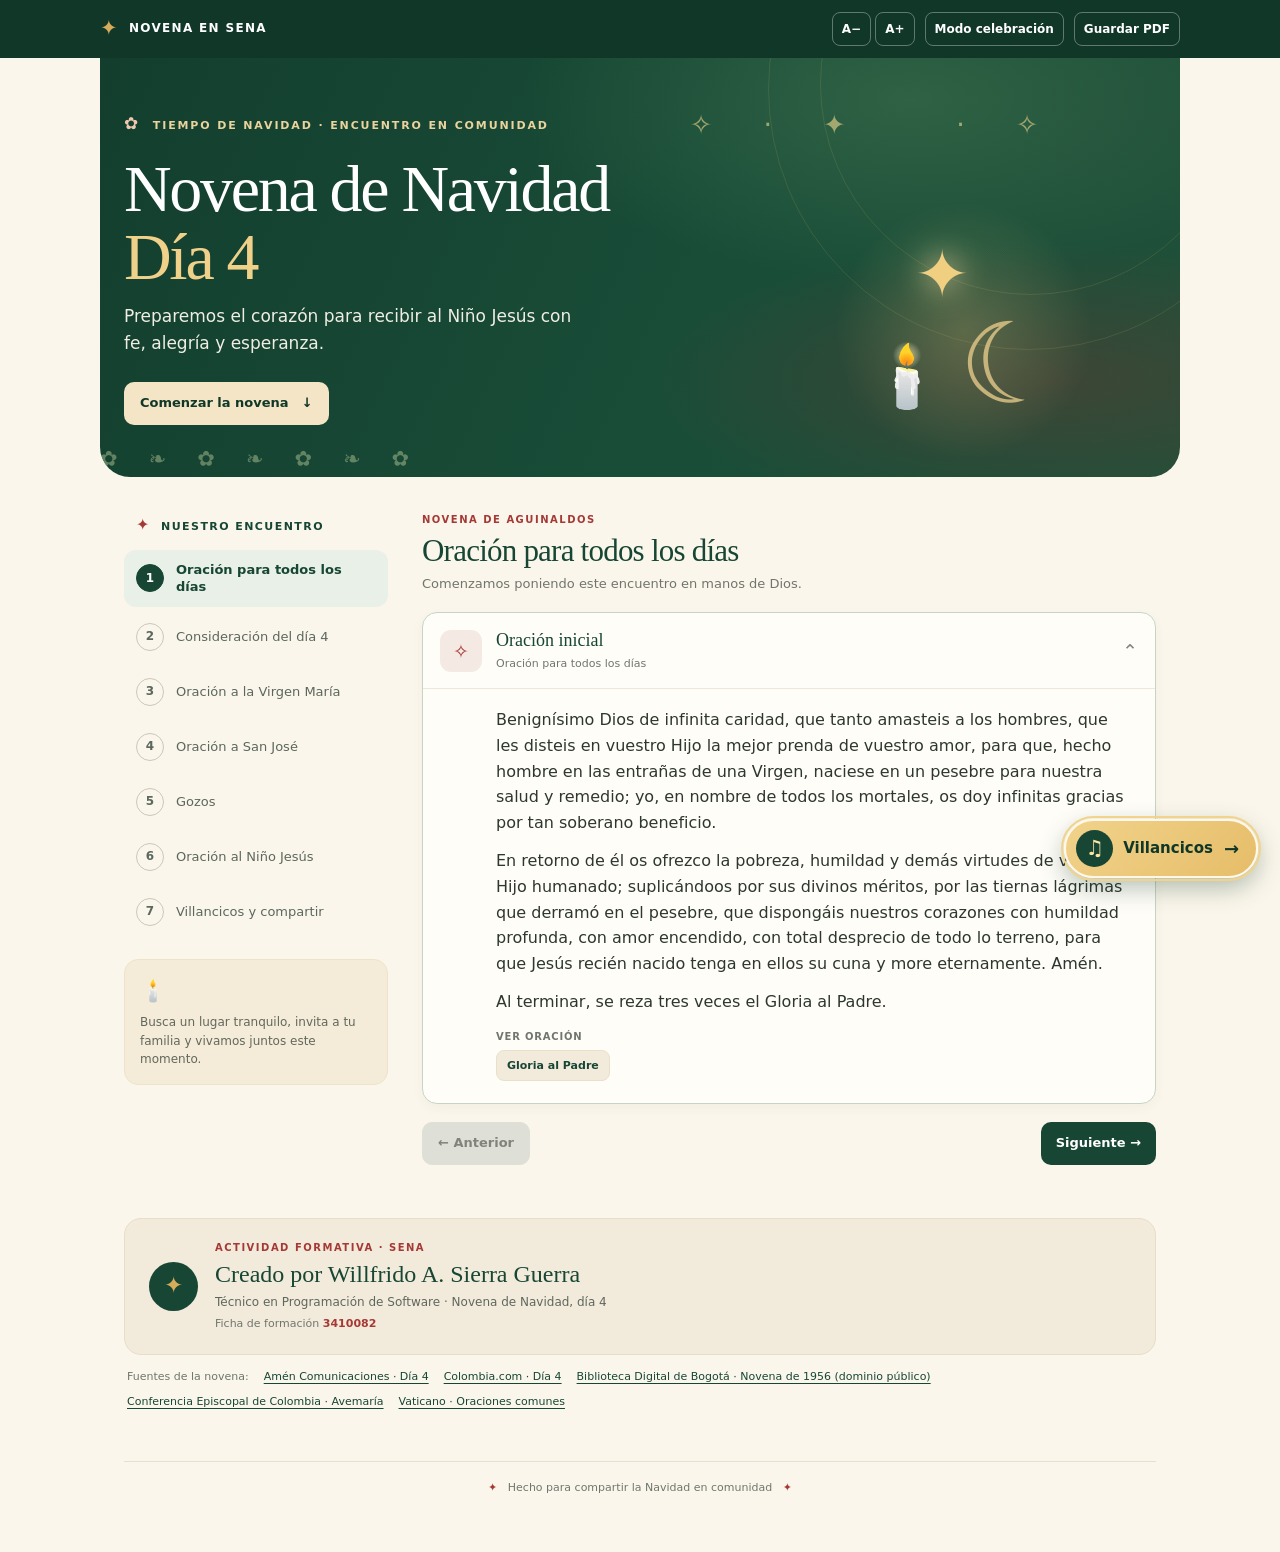
<file: index.html>
<!doctype html>
<html lang="es">
<head>
  <meta charset="utf-8">
  <meta name="viewport" content="width=device-width, initial-scale=1">
  <meta name="theme-color" content="#174634">
  <meta name="description" content="Una novena de Navidad interactiva para compartir en comunidad.">
  <link rel="manifest" href="manifest.webmanifest">
  <link rel="icon" href="assets/images/icon.svg" type="image/svg+xml">
  <title>Novena de Navidad · Día 4</title>
  <link rel="stylesheet" href="css/styles.css">
  <script src="js/script.js" defer></script>
  <script src="js/scale-controls.js" defer></script>
</head>
<body>
  <header class="topbar">
    <a class="brand" href="#inicio" aria-label="Novena en comunidad, inicio">
      <span class="brand-mark" aria-hidden="true">✦</span>
      <span>NOVENA EN SENA</span>
    </a>
    <div class="topbar-actions">
      <div class="text-size-controls" role="group" aria-label="Tamaño de letra">
        <button class="topbar-tool" id="textSmaller" type="button" aria-label="Disminuir tamaño de letra" title="Disminuir tamaño de letra">A−</button>
        <button class="topbar-tool" id="textLarger" type="button" aria-label="Aumentar tamaño de letra" title="Aumentar tamaño de letra">A+</button>
      </div>
      <button class="topbar-action" id="celebrationToggle" type="button" aria-pressed="false">Modo celebración</button>
      <button class="topbar-action" id="printProgramButton" type="button">Guardar PDF</button>
    </div>
  </header>

  <a class="music-fab" href="villancicos.html" aria-label="Abrir la página de villancicos">
    <span class="music-fab-icon" aria-hidden="true">♫</span>
    <span>Villancicos</span>
    <span class="music-fab-arrow" aria-hidden="true">→</span>
  </a>

  <main id="inicio">
    <section class="hero" aria-labelledby="pageTitle">
      <div class="hero-stars" aria-hidden="true">✧　·　✦　　 ·　✧</div>
      <div class="hero-copy">
        <div class="eyebrow"><span aria-hidden="true">✿</span> Tiempo de Navidad · Encuentro en comunidad</div>
        <h1 id="pageTitle">Novena de Navidad<br><em>Día 4</em></h1>
        <p>Preparemos el corazón para recibir al Niño Jesús con fe, alegría y esperanza.</p>
        <a class="hero-button" href="#recorrido">Comenzar la novena <span aria-hidden="true">↓</span></a>
      </div>
      <div class="nativity" aria-hidden="true">
        <span class="nativity-star">✦</span>
        <span class="nativity-silhouette">☾</span>
        <span class="nativity-candle">🕯️</span>
      </div>
      <div class="hero-garland" aria-hidden="true">✿　❧　✿　❧　✿　❧　✿</div>
    </section>

    <div class="page-shell" id="recorrido">
      <aside class="rail" aria-label="Recorrido de la novena">
        <div class="rail-heading"><span class="tiny-star" aria-hidden="true">✦</span> Nuestro encuentro</div>
        <nav class="step-list" id="stepList"></nav>
        <div class="rail-note">
          <span class="note-icon" aria-hidden="true">🕯️</span>
          <p>Busca un lugar tranquilo, invita a tu familia y vivamos juntos este momento.</p>
        </div>
      </aside>

      <section class="content" aria-live="polite" aria-atomic="true">
        <div class="section-heading">
          <div>
            <div class="section-kicker" id="sectionKicker">NOVENA DE AGUINALDOS</div>
            <h2 id="sectionTitle"></h2>
            <p id="sectionDescription"></p>
          </div>
        </div>
        <div class="cards" id="prayerCards"></div>
        <div class="bottom-nav">
          <button class="nav-btn secondary" id="previousStep" type="button"><span aria-hidden="true">←</span> Anterior</button>
          <button class="nav-btn" id="nextStep" type="button">Siguiente <span aria-hidden="true">→</span></button>
        </div>
      </section>
    </div>

    <section id="printProgram" class="print-program" hidden aria-label="Programa completo para imprimir"></section>

    <section class="credits" aria-labelledby="creditsTitle">
      <div class="credits-mark" aria-hidden="true">✦</div>
      <div class="credits-copy">
        <div class="section-kicker">ACTIVIDAD FORMATIVA · SENA</div>
        <h2 id="creditsTitle">Creado por Willfrido A. Sierra Guerra</h2>
        <p>Técnico en Programación de Software · Novena de Navidad, día 4</p>
        <p class="credits-cohort">Ficha de formación <strong>3410082</strong></p>
      </div>
    </section>
    <nav class="source-links" aria-label="Fuentes de consulta">
      <span>Fuentes de la novena:</span>
      <a href="https://amencomunicaciones.com/crece-la-fe/novena-de-navidad-cuarto-dia/" target="_blank" rel="noopener">Amén Comunicaciones · Día 4</a>
      <a href="https://www.colombia.com/navidad/novena/d4.aspx" target="_blank" rel="noopener">Colombia.com · Día 4</a>
      <a href="https://www.bibliotecadigitaldebogota.gov.co/resources/2092684/" target="_blank" rel="noopener">Biblioteca Digital de Bogotá · Novena de 1956 (dominio público)</a>
      <a href="https://www.cec.org.co/sites/default/files/OREMOS%20EN%20FAMILIA%202020.pdf.pdf" target="_blank" rel="noopener">Conferencia Episcopal de Colombia · Avemaría</a>
      <a href="https://www.vatican.va/archive/compendium_ccc/documents/archive_2005_compendium-ccc_sp.html" target="_blank" rel="noopener">Vaticano · Oraciones comunes</a>
    </nav>
    <footer class="footer"><span aria-hidden="true">✦</span> Hecho para compartir la Navidad en comunidad <span aria-hidden="true">✦</span></footer>
  </main>
</body>
</html>
</file>
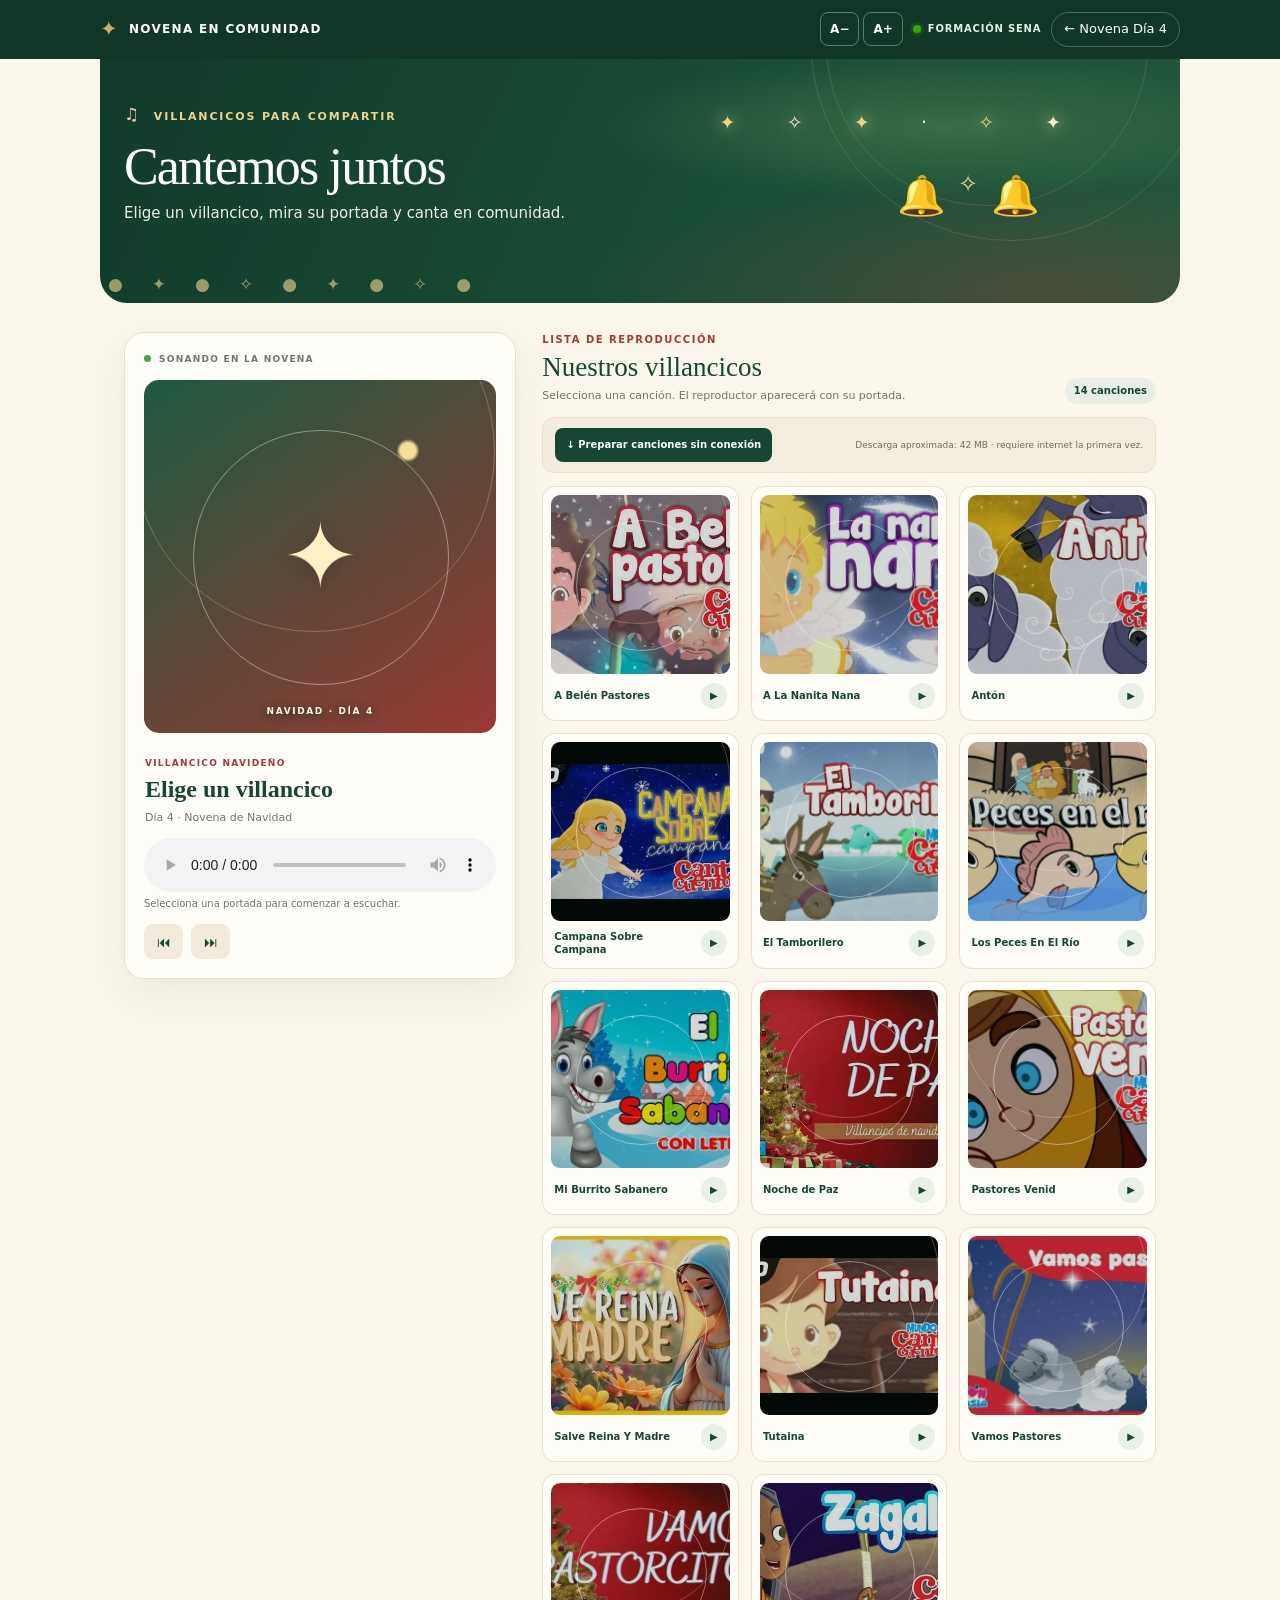
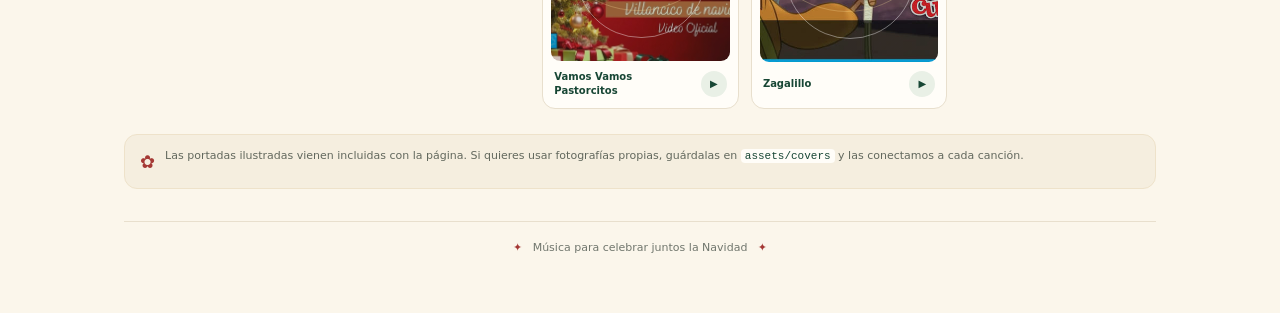
<file: villancicos.html>
<!doctype html>
<html lang="es">
<head>
  <meta charset="utf-8">
  <meta name="viewport" content="width=device-width, initial-scale=1">
  <meta name="theme-color" content="#174634">
  <meta name="description" content="Escucha y comparte los villancicos de la Novena de Navidad, día 4.">
  <link rel="manifest" href="manifest.webmanifest">
  <link rel="icon" href="assets/images/icon.svg" type="image/svg+xml">
  <title>Villancicos · Novena de Navidad Día 4</title>
  <link rel="stylesheet" href="css/styles.css">
  <link rel="stylesheet" href="css/music.css">
  <script src="js/music.js" defer></script>
  <script src="js/scale-controls.js" defer></script>
</head>
<body class="music-page">
  <header class="topbar">
    <a class="brand" href="index.html" aria-label="Volver a la novena">
      <span class="brand-mark" aria-hidden="true">✦</span>
      <span>NOVENA EN COMUNIDAD</span>
    </a>
    <div class="topbar-actions">
      <div class="text-size-controls" role="group" aria-label="Tamaño de letra">
        <button class="topbar-tool" id="textSmaller" type="button" aria-label="Disminuir tamaño de letra" title="Disminuir tamaño de letra">A−</button>
        <button class="topbar-tool" id="textLarger" type="button" aria-label="Aumentar tamaño de letra" title="Aumentar tamaño de letra">A+</button>
      </div>
      <span class="sena-chip"><span class="sena-dot" aria-hidden="true"></span> FORMACIÓN SENA</span>
      <a class="topbar-link" href="index.html">← Novena Día 4</a>
    </div>
  </header>

  <main>
    <section class="music-hero" aria-labelledby="musicPageTitle">
      <div class="music-lights" aria-hidden="true"><i>✦</i><i>✧</i><i>✦</i><i>·</i><i>✧</i><i>✦</i></div>
      <div class="music-hero-copy">
        <div class="eyebrow"><span aria-hidden="true">♫</span> Villancicos para compartir</div>
        <h1 id="musicPageTitle">Cantemos juntos</h1>
        <p>Elige un villancico, mira su portada y canta en comunidad.</p>
      </div>
      <div class="music-bells" aria-hidden="true">🔔 <span>✧</span> 🔔</div>
      <div class="music-hero-garland" aria-hidden="true">●　✦　●　✧　●　✦　●　✧　●</div>
    </section>

    <div class="music-layout">
      <aside class="now-playing-card" aria-label="Reproductor de villancicos">
        <div class="now-playing-heading"><span class="live-dot"></span> SONANDO EN LA NOVENA</div>
        <div id="currentCover" class="current-cover cover-art" aria-label="Portada del villancico">
          <span class="cover-symbol" aria-hidden="true">✦</span>
          <span class="cover-wordmark" aria-hidden="true">NAVIDAD · DÍA 4</span>
        </div>
        <div class="current-track-info">
          <span class="current-kicker" id="currentCategory">VILLANCICO NAVIDEÑO</span>
          <h2 id="currentTrackName">Elige un villancico</h2>
          <p id="currentTrackArtist">Día 4 · Novena de Navidad</p>
        </div>
        <audio id="audioPlayer" controls preload="metadata" aria-label="Reproductor de audio"></audio>
        <div class="player-note" id="playerStatus" aria-live="polite">Selecciona una portada para comenzar a escuchar.</div>
        <div class="player-shortcuts">
          <button class="round-control" id="previousTrack" type="button" aria-label="Villancico anterior">⏮</button>
          <button class="round-control" id="nextTrack" type="button" aria-label="Siguiente villancico">⏭</button>
        </div>
      </aside>

      <section class="playlist-panel" aria-labelledby="playlistTitle">
        <div class="playlist-heading">
          <div>
            <div class="section-kicker">LISTA DE REPRODUCCIÓN</div>
            <h2 id="playlistTitle">Nuestros villancicos</h2>
            <p>Selecciona una canción. El reproductor aparecerá con su portada.</p>
          </div>
          <span class="song-count" id="songCount"></span>
        </div>

        <div class="offline-tools">
          <button class="download-all" id="downloadAll" type="button"><span aria-hidden="true">↓</span> Preparar canciones sin conexión</button>
          <p id="offlineStatus" aria-live="polite">Descarga aproximada: 42 MB · requiere internet la primera vez.</p>
        </div>

        <div class="song-grid" id="songGrid" aria-label="Villancicos disponibles"></div>
      </section>
    </div>

    <section class="music-help">
      <span class="help-icon" aria-hidden="true">✿</span>
      <p>Las portadas ilustradas vienen incluidas con la página. Si quieres usar fotografías propias, guárdalas en <code>assets/covers</code> y las conectamos a cada canción.</p>
    </section>

    <footer class="footer"><span aria-hidden="true">✦</span> Música para celebrar juntos la Navidad <span aria-hidden="true">✦</span></footer>
  </main>
</body>
</html>
</file>
<file: css/styles.css>
:root {
  color-scheme: light;
  --pine: #174634;
  --pine-dark: #103728;
  --pine-light: #e8f0e7;
  --red: #a53935;
  --red-soft: #f5e9e4;
  --gold: #d6ab5a;
  --gold-pale: #f3e8cc;
  --cream: #fbf6eb;
  --paper: #fffdf8;
  --ink: #2d372f;
  --muted: #70766d;
  --line: #e8dfcd;
  --shadow: 0 16px 45px #273b2812;
  --reading-size: 16px;
}

* { box-sizing: border-box; }
html { scroll-behavior: smooth; }
body {
  margin: 0;
  background: var(--cream);
  color: var(--ink);
  font: 16px/1.6 system-ui, -apple-system, "Segoe UI", sans-serif;
}
button, a { font: inherit; }
button { cursor: pointer; }
a { color: inherit; text-decoration: none; }

.topbar {
  align-items: center;
  background: var(--pine-dark);
  color: #fff;
  display: flex;
  justify-content: space-between;
  padding: 12px max(24px, calc((100% - 1080px)/2));
}
.brand { align-items: center; display: flex; font-size: 12px; font-weight: 700; gap: 10px; letter-spacing: .11em; }
.brand-mark { color: var(--gold); font-size: 21px; }
.topbar-actions { align-items: center; display: flex; gap: 10px; }
.text-size-controls { align-items: center; display: inline-flex; gap: 4px; }
.topbar-tool, .topbar-action { background: transparent; border: 1px solid #ffffff55; border-radius: 8px; color: #fff; cursor: pointer; font: 700 12px/1 system-ui, sans-serif; min-height: 34px; padding: 7px 9px; }
.topbar-tool { min-width: 37px; }
.topbar-tool:hover, .topbar-action:hover { background: #ffffff18; }
.topbar-action[aria-pressed="true"] { background: #f3e5c5; border-color: #f3e5c5; color: var(--pine-dark); }
.sena-chip { align-items: center; color: #e5efdf; display: inline-flex; font-size: 10px; font-weight: 700; gap: 7px; letter-spacing: .08em; }
.sena-dot { background: #39a900; border-radius: 50%; box-shadow: 0 0 0 3px #39a9002e; height: 8px; width: 8px; }
.topbar-link { border: 1px solid #ffffff40; border-radius: 99px; font-size: 13px; padding: 6px 12px; }
.topbar-link:hover { background: #ffffff14; }
.music-fab { align-items: center; animation: music-fab-breathe 3.4s ease-in-out infinite; background: linear-gradient(135deg, #f1d38b, #e6bd69); border: 2px solid #fff8e8; border-radius: 999px; bottom: max(22px, env(safe-area-inset-bottom)); box-shadow: 0 9px 26px #123b2b55, 0 0 0 0 #d6ab5a66; color: var(--pine-dark); display: flex; font: 800 15px/1 system-ui, sans-serif; gap: 10px; min-height: 58px; padding: 9px 17px 9px 10px; position: fixed; right: max(22px, env(safe-area-inset-right)); text-decoration: none; z-index: 50; }
.music-fab::before { animation: music-fab-ring 3.4s ease-out infinite; border: 2px solid #f1d38b; border-radius: inherit; content: ""; inset: -5px; pointer-events: none; position: absolute; }
.music-fab:hover { animation-play-state: paused; box-shadow: 0 12px 32px #123b2b66; transform: translateY(-3px) scale(1.04); }
.music-fab:focus-visible { outline: 3px solid #fff; outline-offset: 4px; }
.music-fab-icon { align-items: center; background: #174634; border-radius: 50%; color: #ffe6a3; display: inline-flex; font-size: 21px; height: 37px; justify-content: center; width: 37px; }
.music-fab-arrow { font-size: 18px; margin-left: 1px; }
@keyframes music-fab-breathe { 0%, 100% { box-shadow: 0 8px 24px #123b2b44, 0 0 0 0 #d6ab5a66; } 50% { box-shadow: 0 10px 29px #123b2b5c, 0 0 0 7px #d6ab5a00; } }
@keyframes music-fab-ring { 0% { opacity: .65; transform: scale(.96); } 75%, 100% { opacity: 0; transform: scale(1.14); } }

main { margin: 0 auto; max-width: 1080px; padding: 0 24px 56px; }
.hero {
  background:
    radial-gradient(ellipse at 75% 10%, #42734f88 0, transparent 34%),
    radial-gradient(ellipse at 88% 77%, #872f304d 0, transparent 30%),
    linear-gradient(115deg, #133e2e 0%, #194d38 55%, #205039 100%);
  border-radius: 0 0 30px 30px;
  color: #fff;
  margin: 0 -24px 35px;
  min-height: 360px;
  overflow: hidden;
  padding: 52px max(24px, calc((100% - 1032px)/2));
  position: relative;
}
.hero::before, .hero::after { border: 1px solid #e7c57420; border-radius: 50%; content: ""; height: 420px; position: absolute; right: -62px; top: -185px; width: 420px; }
.hero::after { height: 520px; right: -110px; top: -230px; width: 520px; }
.hero-stars { animation: twinkle 4.2s ease-in-out infinite, star-drift 7s ease-in-out infinite; color: #f1d78d9c; font-size: 27px; letter-spacing: 12px; position: absolute; right: 12%; top: 45px; }
.hero-copy { max-width: 630px; position: relative; z-index: 1; }
.eyebrow, .section-kicker { color: #ead39c; font-size: 11px; font-weight: 700; letter-spacing: .17em; text-transform: uppercase; }
.eyebrow span { color: #f0c7b0; font-size: 17px; margin-right: 7px; }
h1, h2, .card-title { font-family: Georgia, "Times New Roman", serif; }
h1 { font-size: clamp(43px, 6vw, 66px); font-weight: 400; letter-spacing: -.035em; line-height: 1.02; margin: 18px 0 13px; }
h1 em { color: #f0d18a; font-style: normal; }
.hero-copy > p { color: #f0eee4; font-size: 17px; margin: 0; max-width: 470px; }
.hero-button { align-items: center; background: #f3e5c5; border-radius: 10px; color: var(--pine-dark); display: inline-flex; font-size: 13px; font-weight: 700; gap: 13px; margin-top: 25px; padding: 11px 16px; }
.hero-button:hover { background: #fff2d2; transform: translateY(-1px); }
.nativity { align-items: center; background: radial-gradient(circle, #f3d5853b, #f3d58500 70%); border-radius: 50%; bottom: 16px; color: #f0cf80; display: flex; height: 260px; justify-content: center; position: absolute; right: 8%; width: 260px; }
.nativity-star { animation: star-glow 3.2s ease-in-out infinite; font-size: 66px; left: 81px; position: absolute; top: 21px; text-shadow: 0 0 32px #ffe2a4; }
.nativity-silhouette { bottom: 7px; color: #e4c989; font-size: 112px; opacity: .8; position: absolute; right: 34px; transform: rotate(-8deg); }
.nativity-candle { animation: candle-flicker 2s ease-in-out infinite; bottom: 36px; font-size: 61px; left: 35px; position: absolute; transform-origin: bottom center; }
.hero-garland { animation: garland-glow 5s ease-in-out infinite; bottom: 0; color: #c6d3a270; font-size: 21px; left: 0; letter-spacing: 5px; overflow: hidden; position: absolute; white-space: nowrap; width: 100%; }
@keyframes twinkle { 0%, 100% { opacity: .45; } 50% { opacity: 1; } }
@keyframes star-drift { 0%, 100% { translate: 0 0; } 50% { translate: 0 -8px; } }
@keyframes star-glow { 0%, 100% { filter: drop-shadow(0 0 8px #ffe2a4); scale: 1; } 50% { filter: drop-shadow(0 0 20px #ffe2a4); scale: 1.1; } }
@keyframes candle-flicker { 0%, 100% { rotate: -1deg; filter: brightness(1); } 50% { rotate: 1deg; filter: brightness(1.16); } }
@keyframes garland-glow { 0%, 100% { color: #c6d3a270; } 50% { color: #e9d18e; } }

.page-shell { align-items: start; display: grid; gap: 34px; grid-template-columns: 264px minmax(0,1fr); }
.rail { position: sticky; top: 20px; }
.rail-heading { color: var(--pine); font-size: 11px; font-weight: 700; letter-spacing: .13em; margin: 0 0 12px 12px; text-transform: uppercase; }
.tiny-star { color: var(--red); font-size: 16px; margin-right: 5px; }
.step-list { display: grid; gap: 5px; }
.step { align-items: center; background: transparent; border: 0; border-radius: 12px; color: #5c675d; display: flex; gap: 12px; padding: 11px 12px; text-align: left; width: 100%; }
.step:hover { background: #f2ecde; }
.step[aria-current="step"] { background: var(--pine-light); color: var(--pine); font-weight: 700; }
.step-num { align-items: center; border: 1px solid #c9c7b9; border-radius: 50%; display: inline-flex; flex: 0 0 28px; font-size: 12px; font-weight: 700; height: 28px; justify-content: center; }
.step[aria-current="step"] .step-num { background: var(--pine); border-color: var(--pine); color: #fff; }
.step-label { font-size: 13px; line-height: 1.35; }
.rail-note { background: #f4ebd9; border: 1px solid #eee2c9; border-radius: 14px; color: #62685c; font-size: 12px; line-height: 1.55; margin-top: 22px; padding: 15px; }
.rail-note p { margin: 6px 0 0; }
.note-icon { font-size: 21px; }

.content { min-width: 0; }
.content.section-enter .section-heading { animation: content-rise .42s cubic-bezier(.2,.7,.2,1) both; }
.content.section-enter .cards { animation: content-rise .5s cubic-bezier(.2,.7,.2,1) .06s both; }
.content.section-enter .bottom-nav { animation: content-rise .45s cubic-bezier(.2,.7,.2,1) .13s both; }
@keyframes content-rise { from { opacity: 0; transform: translateY(14px); filter: blur(2px); } to { opacity: 1; transform: translateY(0); filter: blur(0); } }
.section-heading { align-items: end; display: flex; justify-content: space-between; margin: 0 0 18px; }
.section-kicker { color: var(--red); font-size: 10px; letter-spacing: .15em; }
.section-heading h2, .music-heading h2 { color: var(--pine); font-size: 31px; font-weight: 500; letter-spacing: -.025em; line-height: 1.15; margin: 5px 0 5px; }
.section-heading p, .music-heading p { color: var(--muted); font-size: 13px; margin: 0; }
.reader-tools { display: flex; gap: 7px; }
.tool-btn { background: var(--paper); border: 1px solid var(--line); border-radius: 9px; color: var(--pine); height: 36px; width: 39px; }
.tool-btn:hover { background: var(--gold-pale); }
.cards { display: grid; gap: 11px; }
.prayer-card { background: var(--paper); border: 1px solid var(--line); border-radius: 15px; box-shadow: 0 4px 12px #2b3b250b; overflow: hidden; transition: border-color .22s, box-shadow .22s, transform .22s; }
.prayer-card:hover { box-shadow: 0 7px 19px #2b3b2514; transform: translateY(-1px); }
.prayer-card[open] { border-color: #c6d4c5; }
.prayer-card summary { align-items: center; cursor: pointer; display: flex; gap: 14px; list-style: none; min-height: 75px; padding: 14px 17px; }
.prayer-card summary::-webkit-details-marker { display: none; }
.card-icon { align-items: center; background: var(--red-soft); border-radius: 11px; color: var(--red); display: flex; flex: 0 0 42px; font-size: 19px; height: 42px; justify-content: center; }
.prayer-card:nth-child(even) .card-icon { background: var(--gold-pale); color: #9e742e; }
.card-title { color: var(--pine); display: block; font-size: 18px; line-height: 1.25; }
.card-subtitle { color: var(--muted); display: block; font-size: 11px; margin-top: 4px; }
.chevron { color: #81877c; font-size: 19px; margin-left: auto; transition: transform .18s; }
details[open] .chevron { transform: rotate(180deg); }
.prayer-body { border-top: 1px solid #eee8db; font-size: var(--reading-size); padding: 18px 22px 22px 73px; }
details[open] .prayer-body { animation: prayer-drop .34s cubic-bezier(.2,.7,.2,1) both; transform-origin: top; }
@keyframes prayer-drop { from { opacity: 0; transform: translateY(-9px); } to { opacity: 1; transform: translateY(0); } }
.prayer-body p { margin: 0; }
.prayer-body p + p { margin-top: 13px; }
.gozo-list { display: grid; gap: 7px; margin-top: 18px; }
.gozo-item { background: #fcfaf4; border: 1px solid #e9e1d1; border-radius: 10px; overflow: hidden; }
.gozo-item[open] { border-color: #c6d4c5; }
.gozo-item summary { align-items: center; color: var(--pine); cursor: pointer; display: flex; font: 700 13px/1.3 system-ui, sans-serif; gap: 10px; list-style: none; min-height: 46px; padding: 7px 11px; }
.gozo-item summary::-webkit-details-marker { display: none; }
.gozo-number { align-items: center; background: #e8efe5; border-radius: 50%; color: var(--pine); display: inline-flex; flex: 0 0 29px; font-size: 12px; height: 29px; justify-content: center; }
.gozo-chevron { color: #81877c; font-size: 17px; margin-left: auto; transition: transform .18s; }
.gozo-item[open] .gozo-chevron { transform: rotate(180deg); }
.gozo-body { border-top: 1px solid #eee8db; line-height: 1.65; padding: 12px 14px 14px 50px; }
.gozo-body p { margin: 0; }
.gozo-body .gozo-response { background: #f2ebdc; border-radius: 8px; color: var(--pine); font-size: .9em; margin-top: 12px; padding: 9px 11px; }
.gozo-item[open] .gozo-body { animation: prayer-drop .3s cubic-bezier(.2,.7,.2,1) both; transform-origin: top; }
.response-prayers { align-items: center; display: flex; flex-wrap: wrap; gap: 7px; margin-top: 15px; }
.response-label { color: var(--muted); flex: 0 0 100%; font: 700 10px/1.3 system-ui, sans-serif; letter-spacing: .08em; text-transform: uppercase; }
.response-button { background: #f2ebdc; border: 1px solid #eadfc9; border-radius: 8px; color: var(--pine); cursor: pointer; font: 600 11px/1.2 system-ui, sans-serif; padding: 8px 10px; transition: background .2s, transform .2s; }
.response-button:hover { background: #e4edde; transform: translateY(-1px); }
.response-button[aria-expanded="true"] { background: var(--pine); border-color: var(--pine); color: #fff; }
.response-text { background: #fbf7ee; border-left: 3px solid var(--gold); border-radius: 0 10px 10px 0; color: var(--ink); flex: 0 0 100%; font-size: .92em; line-height: 1.6; margin-top: 3px; padding: 13px 15px; }
.response-text[hidden] { display: none; }
.response-text.is-visible { animation: prayer-drop .34s cubic-bezier(.2,.7,.2,1) both; }
.response-text strong { color: var(--pine); display: block; font: 700 11px/1.3 system-ui, sans-serif; margin-bottom: 7px; }
.response-text p { margin: 0; }
.continue-button { background: transparent; border: 0; color: var(--pine); cursor: pointer; display: block; font: 700 11px/1.3 system-ui, sans-serif; margin-top: 14px; padding: 5px 0; text-decoration: underline; text-underline-offset: 3px; }
.continue-button:hover { color: var(--red); }
.pending { background: #f8f2e6; border-left: 3px solid var(--gold); color: #665d4b; font-size: .9em; line-height: 1.55; padding: 12px 14px; }
.pending strong { color: var(--pine); }
.bottom-nav { display: flex; justify-content: space-between; margin-top: 18px; }
.nav-btn { background: var(--pine); border: 0; border-radius: 10px; color: #fff; font-size: 13px; font-weight: 600; padding: 10px 15px; }
.nav-btn:hover:not(:disabled) { background: #215b41; }
.nav-btn.secondary { background: transparent; border: 1px solid var(--line); color: var(--pine); }
.nav-btn:disabled { background: #dedfd7; border-color: #dedfd7; color: #81847b; cursor: default; }
.open-music-page { background: var(--pine); border-radius: 8px; color: #fff; display: inline-block; font: 600 12px/1.3 system-ui, sans-serif; margin-top: 14px; padding: 9px 12px; }
.open-music-page:hover { background: #215b41; }

.credits { align-items: center; background: #f2ebdb; border: 1px solid #e8ddc7; border-radius: 17px; display: flex; gap: 17px; margin-top: 53px; padding: 21px 24px; }
.credits-mark { align-items: center; background: var(--pine); border-radius: 50%; color: var(--gold); display: flex; flex: 0 0 49px; font-family: Georgia, "Times New Roman", serif; font-size: 23px; height: 49px; justify-content: center; }
.credits-copy { min-width: 0; }
.credits-copy h2 { color: var(--pine); font-size: clamp(19px, 2.5vw, 24px); font-weight: 500; line-height: 1.2; margin: 4px 0; }
.credits-copy p { color: #5f675d; font-size: 12px; margin: 3px 0 0; }
.credits-copy .credits-cohort { color: var(--muted); font-size: 11px; }
.credits-cohort strong { color: var(--red); font-weight: 600; }
.brand-manual-link { background: #fffdf8; border: 1px solid #d7e4ce; border-radius: 9px; color: #267300; flex: 0 0 auto; font-size: 10px; font-weight: 700; margin-left: auto; padding: 8px 10px; }
.brand-manual-link:hover { background: #f1f8eb; }
.source-links { align-items: center; color: var(--muted); display: flex; flex-wrap: wrap; font-size: 11px; gap: 8px 15px; margin: 13px 3px 0; }
.source-links a { color: var(--pine); text-decoration: underline; text-underline-offset: 3px; }
.source-links a:hover { color: var(--red); }
.footer { border-top: 1px solid var(--line); color: var(--muted); font-size: 11px; margin-top: 50px; padding-top: 17px; text-align: center; }
.footer span { color: var(--red); padding: 0 7px; }
.sr-only { clip: rect(0,0,0,0); clip-path: inset(50%); height: 1px; overflow: hidden; position: absolute; white-space: nowrap; width: 1px; }
[data-page-scaled-text] { font-size: calc(var(--page-base-font-size) * var(--page-text-scale, 1)) !important; }

.celebration-mode .hero,
.celebration-mode .rail,
.celebration-mode .credits,
.celebration-mode .source-links,
.celebration-mode main > .footer { display: none !important; }
.celebration-mode .topbar { position: sticky; top: 0; z-index: 10; }
.celebration-mode .topbar-actions > :not(#celebrationToggle) { display: none !important; }
.celebration-mode .music-fab { display: none !important; }
.celebration-mode .topbar { justify-content: flex-end; }
.celebration-mode .brand { margin-right: auto; }
.celebration-mode .page-shell { display: block; margin: 22px auto; max-width: 980px; }
.celebration-mode .content { --page-text-scale: 1.35; }
.celebration-mode .section-heading h2 { font-size: clamp(32px, 5vw, 44px); }
.celebration-mode .prayer-body { font-size: clamp(20px, 2.4vw, 26px); line-height: 1.75; padding: 26px clamp(20px, 5vw, 60px); }
.celebration-mode .prayer-card summary { min-height: 86px; }
.celebration-mode .card-title { font-size: 21px; }
.celebration-mode .card-subtitle { font-size: 14px; }
.celebration-mode .bottom-nav { margin-top: 24px; }
.celebration-mode .nav-btn { font-size: 18px; padding: 14px 19px; }
.celebration-mode .gozo-item summary { min-height: 58px; font-size: 17px; }
.celebration-mode .gozo-body { font-size: 1em; padding: 18px 22px; }
.celebration-mode .gozo-body .gozo-response { font-size: .92em; padding: 12px 14px; }

@media (max-width: 760px) {
  .topbar { padding: 11px 18px; }
  .topbar { flex-wrap: wrap; gap: 8px; }
  .topbar-actions { flex-wrap: wrap; gap: 6px; justify-content: flex-end; }
  .topbar-tool, .topbar-action { font-size: 11px; min-height: 32px; padding: 6px 7px; }
  .sena-chip { font-size: 9px; }
  main { padding: 0 16px 42px; }
  .hero { margin: 0 -16px 27px; min-height: 337px; padding: 40px 23px; }
  .hero-stars { right: 4%; top: 19px; }
  .hero-copy { max-width: 75%; }
  .hero-copy > p { font-size: 15px; }
  .nativity { bottom: -27px; right: -26px; transform: scale(.72); transform-origin: bottom right; }
  .page-shell { display: block; }
  .rail { margin-bottom: 23px; position: static; }
  .rail-heading, .rail-note { display: none; }
  .step-list { display: flex; gap: 7px; overflow-x: auto; padding: 0 0 5px; }
  .step { flex: 0 0 auto; padding: 7px; width: auto; }
  .step-label { display: none; }
  .section-heading h2 { font-size: 27px; }
  .section-heading p { max-width: 270px; }
  .prayer-body { padding: 15px; }
  .gozo-body { padding: 12px; }
  .credits { gap: 12px; margin-top: 39px; padding: 17px 15px; }
  .credits-mark { flex-basis: 39px; height: 39px; }
  .brand-manual-link { font-size: 9px; padding: 7px; }
  .source-links { align-items: flex-start; flex-direction: column; gap: 4px; }
}
@media (max-width: 420px) {
  .brand { font-size: 10px; }
  .topbar-link { font-size: 11px; }
  .hero { min-height: 325px; }
  .hero-copy { max-width: 90%; }
  .hero h1 { font-size: 43px; }
  .hero-stars { opacity: .65; }
  .nativity { opacity: .65; transform: scale(.58); }
  .section-heading { align-items: start; }
  .section-heading p { max-width: 230px; }
  .music-heading { align-items: start; }
}
@media (prefers-reduced-motion: reduce) {
  *, *::before, *::after { scroll-behavior: auto !important; transition-duration: .01ms !important; animation-duration: .01ms !important; animation-iteration-count: 1 !important; }
  .prayer-card:hover, .response-button:hover { transform: none; }
  .music-fab { animation: none; }
  .music-fab::before { animation: none; }
}

.print-program { display: none; }
@page { size: A4; margin: 16mm 14mm; }
@media print {
  body { background: #fff !important; color: #222 !important; font: 10pt/1.45 Georgia, "Times New Roman", serif; }
  body > header, body > main > :not(#printProgram) { display: none !important; }
  body > .music-fab { display: none !important; }
  body > main { display: block !important; margin: 0 !important; max-width: none !important; padding: 0 !important; }
  #printProgram, #printProgram[hidden] { display: block !important; color: #222; }
  #printProgram h1, #printProgram h2, #printProgram h3, #printProgram h4 { color: #174634 !important; font-family: Georgia, "Times New Roman", serif; }
  .print-title { border-bottom: 2px solid #174634; font-size: 24pt; margin: 0 0 4pt; padding-bottom: 7pt; }
  .print-subtitle { color: #555; font: 9pt/1.4 system-ui, sans-serif; margin: 0 0 18pt; }
  .print-moment { margin: 0 0 15pt; }
  .print-moment > h2 { border-bottom: 1px solid #c9d4c6; font-size: 16pt; margin: 15pt 0 8pt; padding-bottom: 4pt; page-break-after: avoid; }
  .print-reading { margin: 0 0 10pt; page-break-inside: avoid; }
  .print-reading h3 { font-size: 12pt; margin: 8pt 0 4pt; page-break-after: avoid; }
  .print-reading h4 { font-size: 10pt; margin: 7pt 0 3pt; }
  .print-reading p { margin: 0 0 5pt; text-align: justify; }
  .print-gozos { margin: 5pt 0 0; padding-left: 23pt; }
  .print-gozos li { margin: 0 0 9pt; padding-left: 3pt; page-break-inside: avoid; }
  .print-response { color: #174634; font-weight: 700; margin-top: 3pt !important; text-align: left !important; }
  .print-song-grid { display: grid; gap: 9pt; grid-template-columns: repeat(3, 1fr); margin-top: 10pt; }
  .print-song-grid figure { align-items: center; display: flex; gap: 7pt; margin: 0; page-break-inside: avoid; }
  .print-song-grid img { border-radius: 5pt; height: 55pt; object-fit: cover; width: 55pt; }
  .print-song-grid figcaption { font: 9pt/1.3 system-ui, sans-serif; font-weight: 700; }
  .print-sources { border-top: 1px solid #bbb; font: 8pt/1.4 system-ui, sans-serif; margin-top: 18pt; padding-top: 7pt; }
  .print-sources h2 { font-size: 11pt; margin: 0 0 5pt; }
  .print-sources p { margin: 2pt 0; overflow-wrap: anywhere; }
  * { -webkit-print-color-adjust: exact !important; print-color-adjust: exact !important; }
}
</file>
<file: css/music.css>
.music-page { min-height: 100vh; }
.music-hero {
  background:
    radial-gradient(ellipse at 78% 28%, #61985c66 0, transparent 29%),
    radial-gradient(ellipse at 87% 94%, #9f3b3952 0, transparent 34%),
    linear-gradient(115deg, #123b2b 0%, #184d37 57%, #21573c 100%);
  border-radius: 0 0 27px 27px;
  color: white;
  margin: 0 -24px 29px;
  min-height: 244px;
  overflow: hidden;
  padding: 42px max(24px, calc((100% - 1032px)/2));
  position: relative;
}
.music-hero::before, .music-hero::after { border: 1px solid #f4db9b24; border-radius: 50%; content: ""; height: 320px; position: absolute; right: 3%; top: -175px; width: 320px; }
.music-hero::after { height: 400px; right: -3%; top: -220px; width: 400px; }
.music-hero-copy { max-width: 600px; position: relative; z-index: 1; }
.music-hero h1 { font-size: clamp(36px, 5vw, 52px); margin: 12px 0 8px; }
.music-hero-copy > p { color: #f0eee4; font-size: 15px; margin: 0; }
.music-hero .eyebrow { color: #f0d28c; }
.music-lights { display: flex; gap: clamp(20px, 4vw, 52px); position: absolute; right: 11%; top: 48px; }
.music-lights i { animation: music-light 2.7s ease-in-out infinite; color: #f4d476; font-size: 19px; font-style: normal; text-shadow: 0 0 16px #ffe6a6; }
.music-lights i:nth-child(2n) { animation-delay: .7s; color: #f6f0cb; }
.music-lights i:nth-child(3n) { animation-delay: 1.3s; }
@keyframes music-light { 0%, 100% { opacity: .4; transform: scale(.8); } 50% { opacity: 1; transform: scale(1.22); } }
.music-bells { animation: bell-sway 4s ease-in-out infinite; font-size: 39px; position: absolute; right: 13%; top: 106px; transform-origin: top center; }
.music-bells span { color: #efd48e; font-size: 24px; vertical-align: top; }
@keyframes bell-sway { 0%, 100% { rotate: -3deg; } 50% { rotate: 3deg; } }
.music-hero-garland { animation: music-garland 4.5s ease-in-out infinite; bottom: 5px; color: #e8cf92a3; font-size: 17px; left: 8px; letter-spacing: 6px; position: absolute; white-space: nowrap; }
@keyframes music-garland { 0%, 100% { opacity: .45; } 50% { opacity: 1; } }

.music-layout { align-items: start; display: grid; gap: 26px; grid-template-columns: minmax(290px, .78fr) minmax(0, 1.22fr); }
.playlist-panel { grid-column: 2; grid-row: 1; min-width: 0; }
.now-playing-card { background: var(--paper); border: 1px solid var(--line); border-radius: 20px; box-shadow: var(--shadow); grid-column: 1; grid-row: 1; padding: 19px; position: sticky; top: 15px; }
.now-playing-heading { align-items: center; color: var(--muted); display: flex; font-size: 9px; font-weight: 700; gap: 8px; letter-spacing: .14em; margin-bottom: 14px; }
.live-dot { animation: live-pulse 2s ease-out infinite; background: #42a64a; border-radius: 50%; height: 7px; width: 7px; }
@keyframes live-pulse { 0% { box-shadow: 0 0 0 0 #42a64a66; } 70%, 100% { box-shadow: 0 0 0 7px #42a64a00; } }
.cover-art { align-items: center; aspect-ratio: 1 / 1; background: var(--cover-background, radial-gradient(circle at 75% 20%, #f5df9b 0 2%, transparent 3%), linear-gradient(145deg, #1c5940, #9b3934)); border-radius: 15px; color: #fff1c3; display: flex; justify-content: center; overflow: hidden; position: relative; }
.cover-art::before, .cover-art::after { border: 1px solid #fff6; border-radius: 50%; content: ""; height: 72%; left: 14%; position: absolute; top: 14%; width: 72%; }
.cover-art::after { animation: cover-orbit 14s linear infinite; border-color: #ffe6a344; height: 102%; left: -3%; top: -31%; width: 102%; }
@keyframes cover-orbit { to { rotate: 360deg; } }
.cover-symbol { filter: drop-shadow(0 7px 12px #101a1044); font-size: clamp(58px, 7vw, 90px); position: relative; text-shadow: 0 1px 0 #fff6; z-index: 1; }
.cover-wordmark { bottom: 14px; color: #fff9e4; font-size: 9px; font-weight: 700; left: 0; letter-spacing: .18em; position: absolute; right: 0; text-align: center; text-shadow: 0 2px 8px #102d20; z-index: 1; }
.current-cover { width: 100%; }
.cover-art.has-photo { background-position: center; background-size: cover; }
.cover-art.has-photo .cover-symbol, .cover-art.has-photo .cover-wordmark { display: none; }
.current-track-info { margin: 15px 1px 12px; }
.current-kicker { color: var(--red); font-size: 9px; font-weight: 700; letter-spacing: .14em; }
.current-track-info h2 { color: var(--pine); font-size: 24px; line-height: 1.15; margin: 3px 0 5px; overflow-wrap: anywhere; }
.current-track-info p { color: var(--muted); font-size: 11px; margin: 0; }
.now-playing-card audio { display: block; min-height: 42px; width: 100%; }
.player-note { color: var(--muted); font-size: 10px; line-height: 1.45; margin-top: 5px; min-height: 15px; }
.player-shortcuts { display: flex; gap: 8px; margin-top: 12px; }
.round-control { background: #f2ebdc; border: 0; border-radius: 9px; color: var(--pine); font-size: 14px; height: 35px; width: 39px; }
.round-control:hover { background: var(--gold-pale); }

.playlist-heading { align-items: end; display: flex; justify-content: space-between; margin: 0 0 13px; }
.playlist-heading h2 { color: var(--pine); font-size: 27px; font-weight: 500; line-height: 1.15; margin: 4px 0; }
.playlist-heading p { color: var(--muted); font-size: 11px; margin: 0; }
.song-count { background: #e8eee5; border-radius: 99px; color: var(--pine); flex: 0 0 auto; font-size: 10px; font-weight: 700; padding: 5px 9px; }
.offline-tools { align-items: center; background: #f4eddf; border: 1px solid #ece0c9; border-radius: 12px; display: flex; gap: 11px; justify-content: space-between; margin-bottom: 13px; padding: 10px 12px; }
.offline-tools p { color: #6b6e63; font-size: 9px; line-height: 1.35; margin: 0; text-align: right; }
.download-all { background: var(--pine); border: 0; border-radius: 8px; color: white; flex: 0 0 auto; font-size: 10px; font-weight: 700; padding: 9px 11px; }
.download-all:hover:not(:disabled) { background: #226044; }
.download-all:disabled { cursor: wait; opacity: .65; }
.song-grid { display: grid; gap: 12px; grid-template-columns: repeat(3, minmax(0, 1fr)); }
.song-card { background: var(--paper); border: 1px solid var(--line); border-radius: 13px; color: var(--ink); cursor: pointer; min-width: 0; overflow: hidden; padding: 8px; text-align: left; transition: transform .18s, border-color .18s, box-shadow .18s; }
.song-card:hover { border-color: #bdcdb9; box-shadow: 0 8px 22px #253e2815; transform: translateY(-3px); }
.song-card[aria-current="true"] { border-color: var(--pine); box-shadow: 0 0 0 2px #17463418; }
.song-card .cover-art { border-radius: 9px; }
.song-card .cover-symbol { font-size: clamp(32px, 5vw, 54px); }
.song-card .cover-wordmark { bottom: 8px; font-size: 7px; }
.song-card-footer { align-items: center; display: flex; gap: 6px; justify-content: space-between; padding: 9px 3px 3px; }
.song-card-title { color: var(--pine); display: -webkit-box; font-size: 10px; font-weight: 700; line-height: 1.35; overflow: hidden; -webkit-box-orient: vertical; -webkit-line-clamp: 2; }
.song-card-play { align-items: center; background: #e9f0e6; border-radius: 50%; color: var(--pine); display: flex; flex: 0 0 26px; font-size: 10px; height: 26px; justify-content: center; }
.song-card[aria-current="true"] .song-card-play { background: var(--pine); color: white; }
.offline-tag { color: #51843d; font-size: 8px; font-weight: 700; margin: 0 3px 3px; }
.music-help { align-items: start; background: #f5eedf; border: 1px solid #eee2ca; border-radius: 13px; color: #62685d; display: flex; font-size: 11px; gap: 10px; line-height: 1.5; margin-top: 25px; padding: 13px 15px; }
.music-help p { margin: 0; }
.music-help code { background: #fffdf8; border-radius: 4px; color: var(--pine); padding: 1px 4px; }
.help-icon { color: var(--red); font-size: 18px; }
.music-page .footer { margin-top: 32px; }

@media (max-width: 760px) {
  .music-hero { margin: 0 -16px 23px; min-height: 218px; padding: 35px 22px; }
  .music-hero-copy { max-width: 78%; }
  .music-hero h1 { font-size: clamp(34px, 9vw, 45px); }
  .music-hero .eyebrow { font-size: 9px; }
  .music-lights { gap: 17px; right: 7%; top: 22px; }
  .music-lights i { font-size: 14px; }
  .music-bells { bottom: 30px; font-size: 31px; right: 8%; top: auto; }
  .music-hero-garland { font-size: 12px; letter-spacing: 3px; }
  .music-layout { display: flex; flex-direction: column; gap: 20px; }
  .now-playing-card { order: 0; padding: 15px; position: static; width: 100%; }
  .playlist-panel { order: 1; width: 100%; }
  .current-cover { margin: 0 auto; max-width: 310px; }
  .song-grid { gap: 9px; grid-template-columns: repeat(3, minmax(0, 1fr)); }
  .offline-tools { align-items: flex-start; flex-direction: column; gap: 6px; }
  .offline-tools p { text-align: left; }
}
@media (max-width: 430px) {
  .music-hero-copy { max-width: 93%; }
  .song-grid { grid-template-columns: repeat(2, minmax(0, 1fr)); }
  .song-card-title { font-size: 11px; }
}
@media (prefers-reduced-motion: reduce) {
  .music-lights i, .music-bells, .music-hero-garland, .live-dot, .cover-art::after, .song-card { animation: none !important; transition: none !important; }
}
</file>
